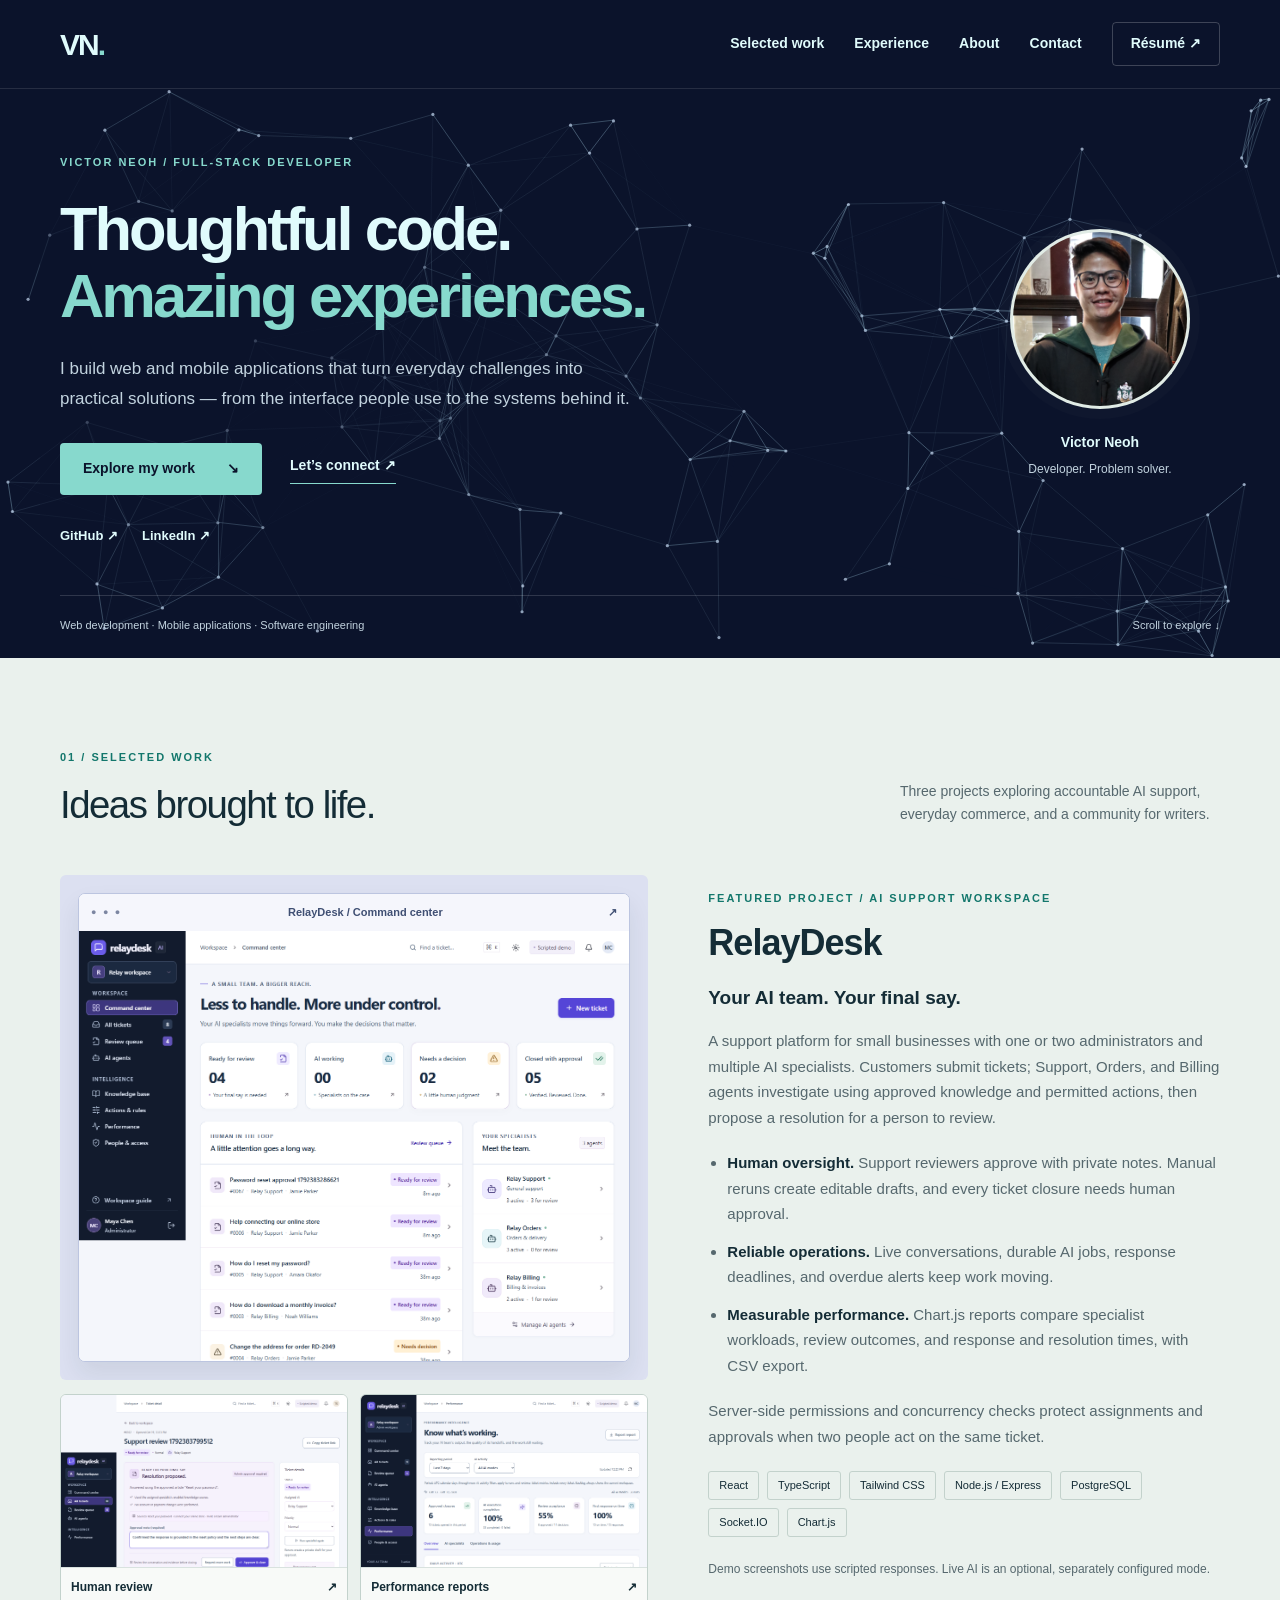
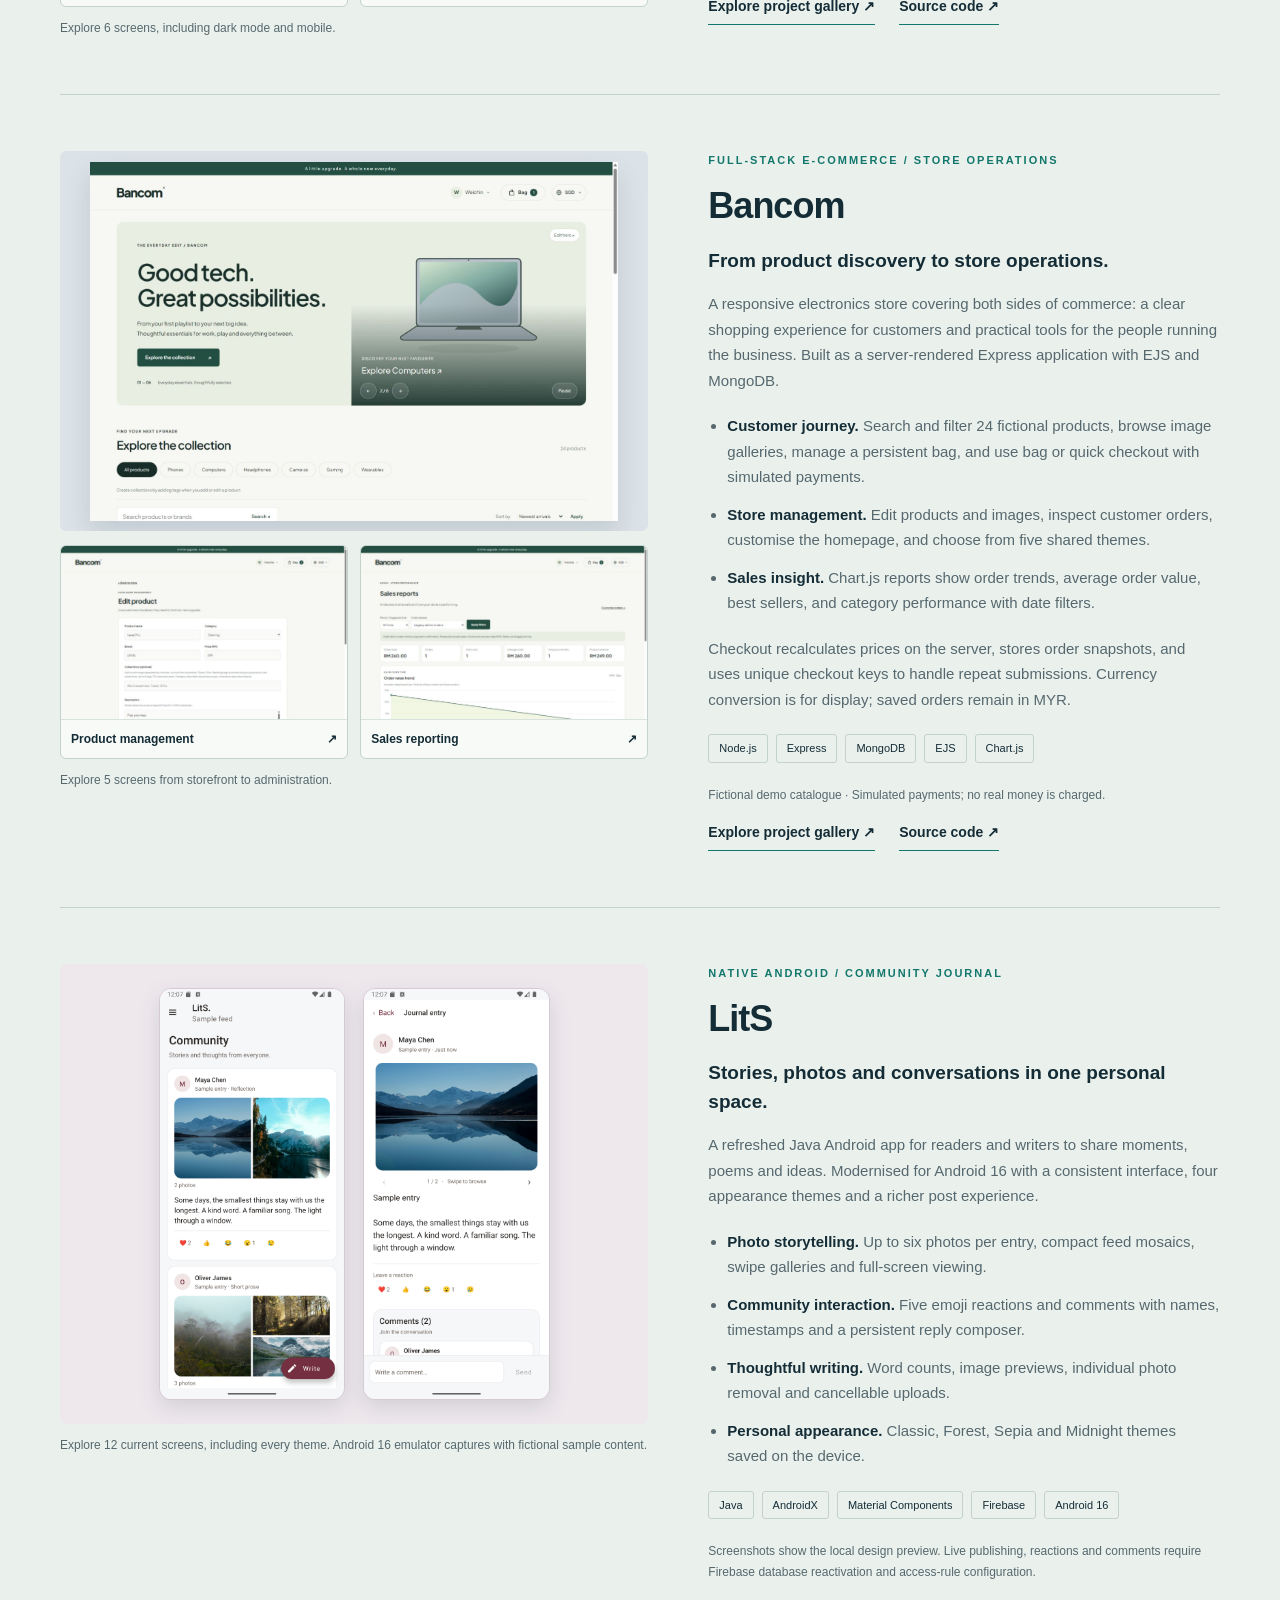
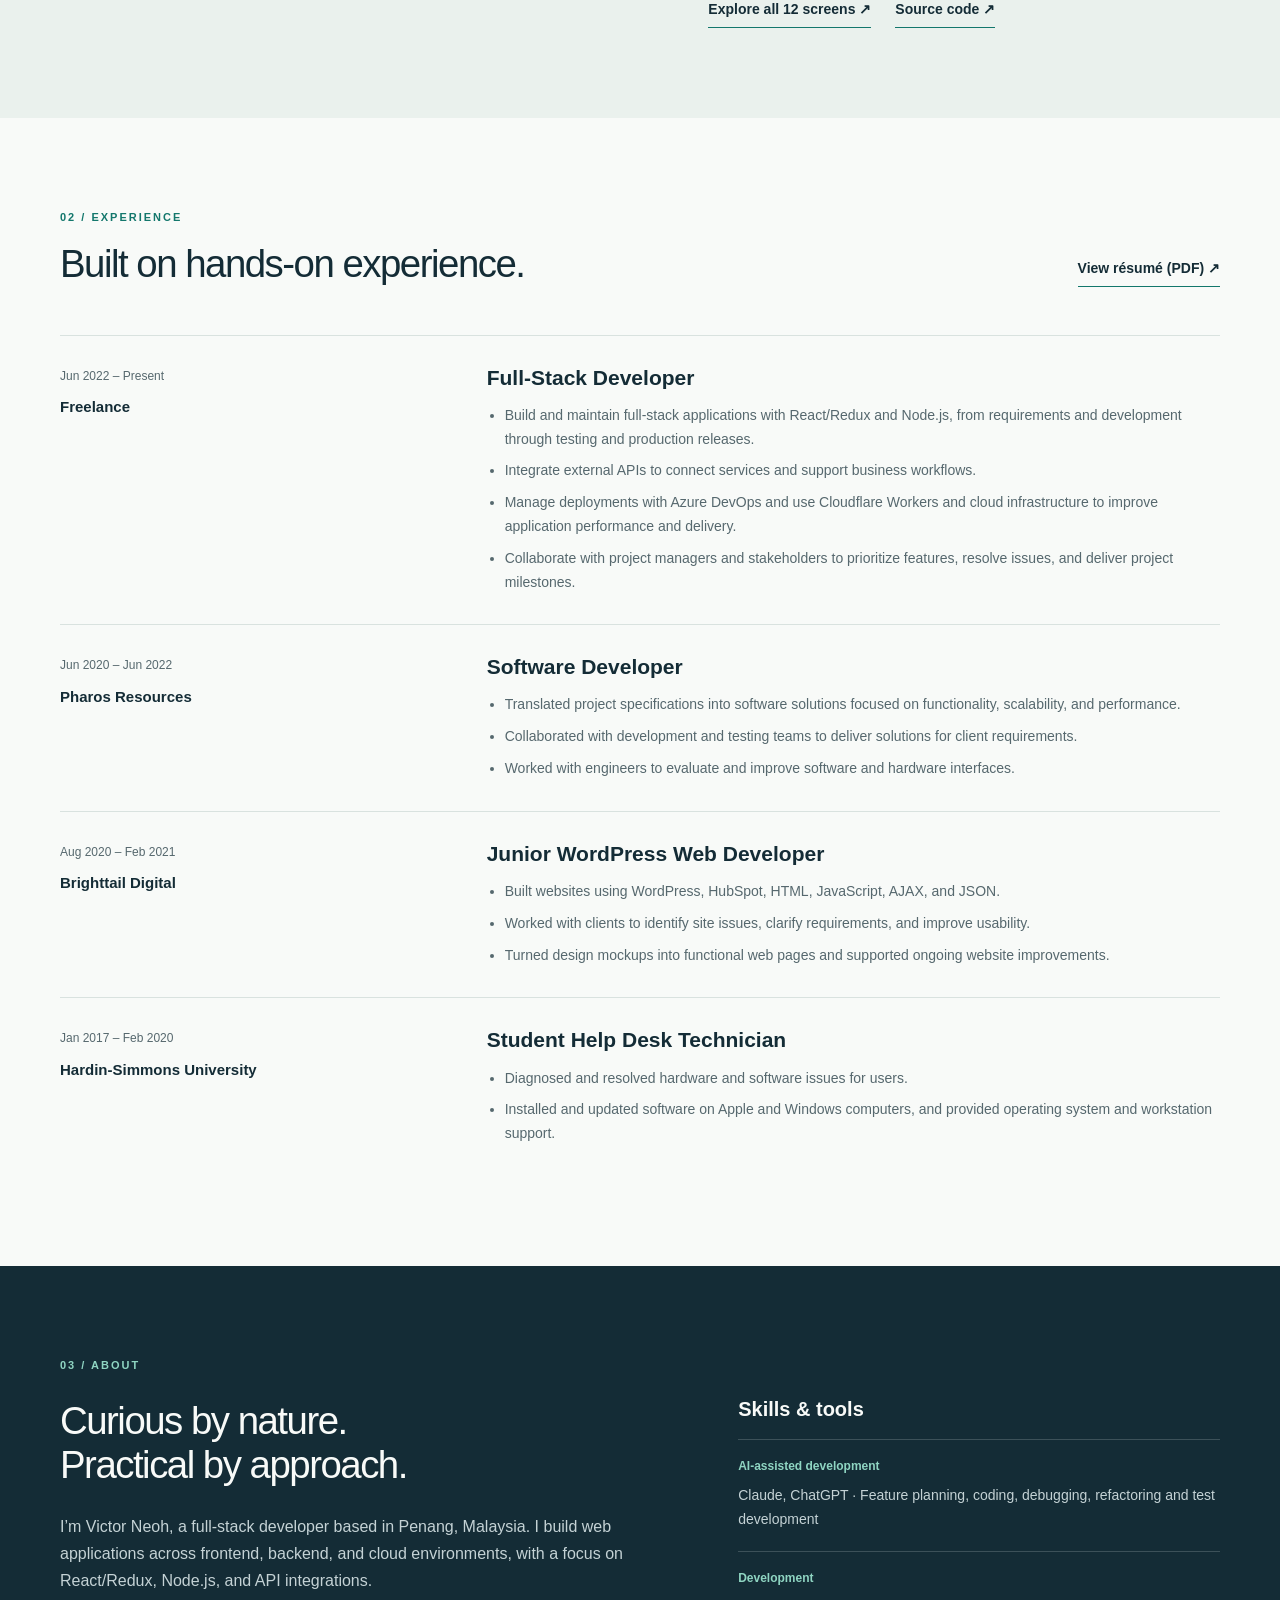
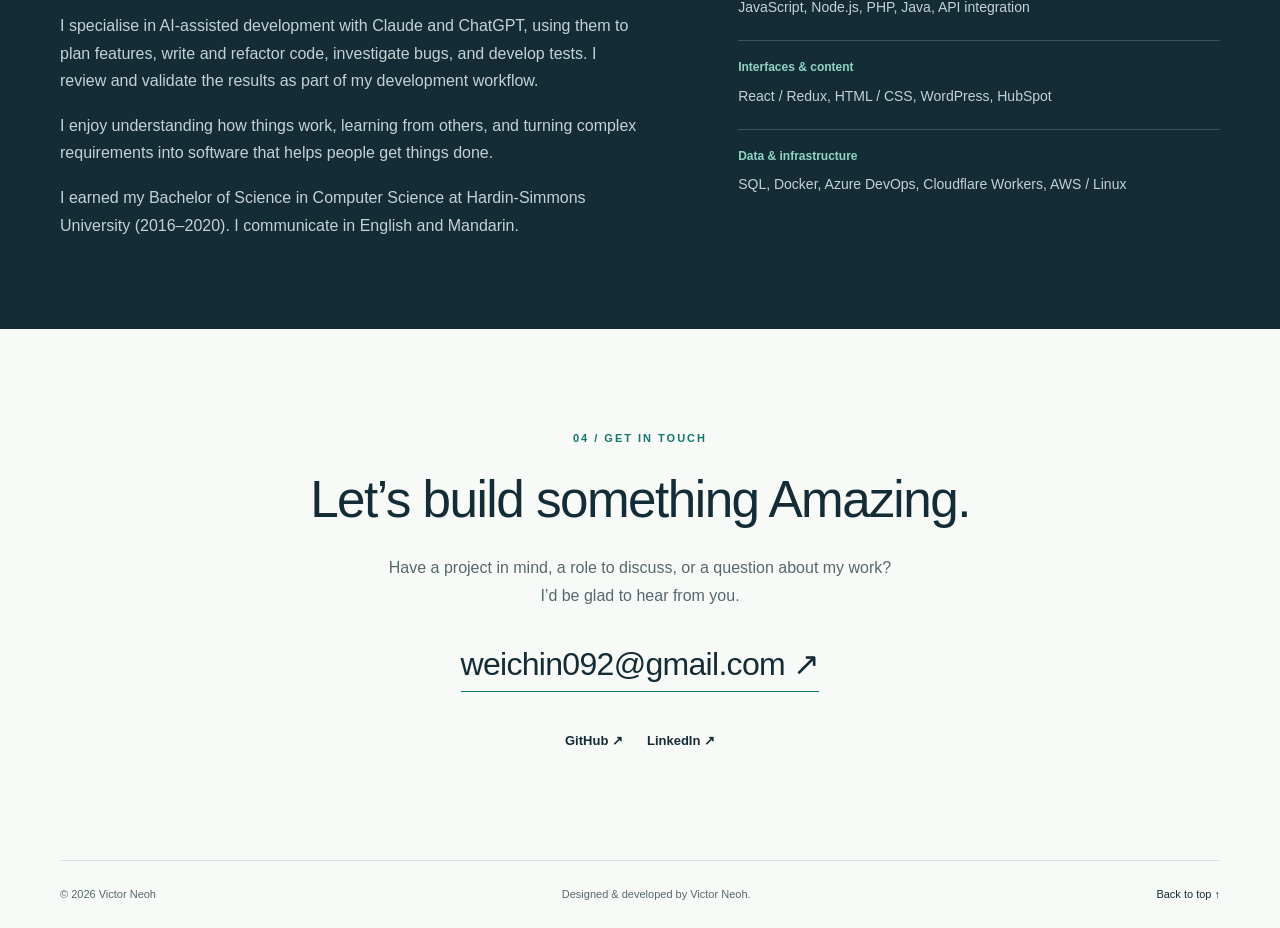
<file: index.html>
<!DOCTYPE html>
<html lang="en">
<head>
  <meta charset="utf-8">
  <meta name="viewport" content="width=device-width, initial-scale=1">
  <meta name="description" content="Victor Neoh — full-stack developer. Explore web and Android projects, software engineering experience, and contact details.">
  <meta name="theme-color" content="#142c36">
  <title>Victor Neoh | Full-Stack Developer</title>
  <link rel="icon" href="./asset/img/favicon.png">
  <link rel="stylesheet" href="./asset/css/main.css">
  <link rel="stylesheet" href="./asset/css/media_query.css">
  <script src="./asset/js/content.js" defer></script><script src="./asset/js/myparticle.js" defer></script>
</head>
<body>
<a class="skip-link" href="#main">Skip to content</a>
<header class="site-header">
  <div class="container header-inner">
    <a class="brand" href="#intro_section" aria-label="Victor Neoh, home">VN<span>.</span></a>
    <button class="menu-toggle" aria-controls="navigation" aria-expanded="false" hidden>Menu <span aria-hidden="true">☰</span></button>
    <nav id="navigation" aria-label="Main navigation">
      <a href="#work">Selected work</a><a href="#timeline">Experience</a><a href="#about">About</a><a href="#contact">Contact</a>
      <a class="nav-resume" href="./asset/Victor-Neoh-Resume.pdf" target="_blank" rel="noopener">Résumé <span aria-hidden="true">↗</span><span class="sr-only"> (PDF, opens in a new tab)</span></a>
    </nav>
  </div>
</header>
<main id="main">
<div class="hero-background"><canvas id="canvas" aria-hidden="true"></canvas><section class="hero container" id="intro_section" aria-labelledby="hero-title">
  <div class="hero-copy">
    <p class="eyebrow">Victor Neoh / Full-stack developer</p>
    <h1 id="hero-title">Thoughtful code.<br><span>Amazing experiences.</span></h1>
    <p class="hero-description">I build web and mobile applications that turn everyday challenges into practical solutions — from the interface people use to the systems behind it.</p>
    <div class="actions"><a class="button primary" href="#work">Explore my work <span aria-hidden="true">↘</span></a><a class="text-link" href="#contact">Let’s connect <span aria-hidden="true">↗</span></a></div>
    <div class="hero-links"><a href="https://github.com/Wneoh" target="_blank" rel="noopener">GitHub ↗</a><a href="https://www.linkedin.com/in/wei-chin-neoh-10131996/" target="_blank" rel="noopener">LinkedIn ↗</a></div>
  </div>
  <figure class="portrait"><div class="portrait-frame"><img src="./asset/img/profile1.png" alt="Victor Neoh" fetchpriority="high"></div><figcaption><span>Victor Neoh</span><span>Developer. Problem solver.</span></figcaption></figure>
  <div class="hero-bottom"><span>Web development · Mobile applications · Software engineering</span><a href="#work">Scroll to explore ↓</a></div>
</section>
</div><section class="section work-section" id="work" aria-labelledby="work-title"><div class="container">
  <div class="section-heading"><div><p class="eyebrow">01 / Selected work</p><h2 id="work-title">Ideas brought to life.</h2></div><p>Three projects exploring accountable AI support, everyday commerce, and a community for writers.</p></div>
  <article class="project relaydesk-project" aria-labelledby="relaydesk-title">
    <div class="project-showcase">
      <div class="project-visual relaydesk-visual"><a href="./asset/img/work/RelayDesk/command-center.png" data-relaydesk-gallery aria-label="Open RelayDesk project gallery"><span class="preview-bar" aria-hidden="true"><span>● ● ●</span> RelayDesk / Command center <span>↗</span></span><img src="./asset/img/work/RelayDesk/command-center.png" alt="The RelayDesk dashboard showing tickets ready for review, blockers, and specialist workloads" loading="lazy" width="1280" height="1366"></a></div>
      <div class="project-preview-grid">
        <a href="./asset/img/work/RelayDesk/support-approval.png" data-relaydesk-gallery data-gallery-start="1"><img src="./asset/img/work/RelayDesk/support-approval.png" alt="" loading="lazy" width="1280" height="1366"><span>Human review <span aria-hidden="true">↗</span></span></a>
        <a href="./asset/img/work/RelayDesk/performance.png" data-relaydesk-gallery data-gallery-start="3"><img src="./asset/img/work/RelayDesk/performance.png" alt="" loading="lazy" width="1280" height="1366"><span>Performance reports <span aria-hidden="true">↗</span></span></a>
      </div>
      <p class="project-image-note">Explore 6 screens, including dark mode and mobile.</p>
    </div>
    <div class="project-copy">
      <p class="eyebrow">Featured project / AI support workspace</p><h3 id="relaydesk-title">RelayDesk</h3>
      <p class="project-lead">Your AI team. Your final say.</p>
      <p>A support platform for small businesses with one or two administrators and multiple AI specialists. Customers submit tickets; Support, Orders, and Billing agents investigate using approved knowledge and permitted actions, then propose a resolution for a person to review.</p>
      <ul class="project-highlights">
        <li><strong>Human oversight.</strong> Support reviewers approve with private notes. Manual reruns create editable drafts, and every ticket closure needs human approval.</li>
        <li><strong>Reliable operations.</strong> Live conversations, durable AI jobs, response deadlines, and overdue alerts keep work moving.</li>
        <li><strong>Measurable performance.</strong> Chart.js reports compare specialist workloads, review outcomes, and response and resolution times, with CSV export.</li>
      </ul>
      <p>Server-side permissions and concurrency checks protect assignments and approvals when two people act on the same ticket.</p>
      <ul class="tags" aria-label="RelayDesk technologies"><li>React</li><li>TypeScript</li><li>Tailwind CSS</li><li>Node.js / Express</li><li>PostgreSQL</li><li>Socket.IO</li><li>Chart.js</li></ul>
      <p class="project-note">Demo screenshots use scripted responses. Live AI is an optional, separately configured mode.</p>
      <div class="project-links"><a class="text-link" href="./asset/img/work/RelayDesk/command-center.png" data-relaydesk-gallery>Explore project gallery ↗</a><a class="text-link" href="https://github.com/Wneoh/RelayDesk" target="_blank" rel="noopener">Source code ↗</a></div>
    </div>
  </article>

  <article class="project bancom-project" aria-labelledby="bancom-title"><div class="project-showcase"><div class="project-visual bancom-visual"><a href="./asset/img/work/Bancom/storefront.png" data-bancom-gallery aria-label="Open Bancom project gallery"><img src="./asset/img/work/Bancom/storefront.png" alt="Bancom storefront with a collection carousel and product category filters" loading="lazy" width="1425" height="1000"></a></div><div class="project-preview-grid"><a href="./asset/img/work/Bancom/product-editor.png" data-bancom-gallery data-gallery-start="2"><img src="./asset/img/work/Bancom/product-editor.png" alt="" loading="lazy" width="1425" height="1000"><span>Product management <span aria-hidden="true">↗</span></span></a><a href="./asset/img/work/Bancom/sales-reports.png" data-bancom-gallery data-gallery-start="3"><img src="./asset/img/work/Bancom/sales-reports.png" alt="" loading="lazy" width="1425" height="1000"><span>Sales reporting <span aria-hidden="true">↗</span></span></a></div><p class="project-image-note">Explore 5 screens from storefront to administration.</p></div><div class="project-copy"><p class="eyebrow">Full-stack e-commerce / Store operations</p><h3 id="bancom-title">Bancom</h3><p class="project-lead">From product discovery to store operations.</p><p>A responsive electronics store covering both sides of commerce: a clear shopping experience for customers and practical tools for the people running the business. Built as a server-rendered Express application with EJS and MongoDB.</p><ul class="project-highlights"><li><strong>Customer journey.</strong> Search and filter 24 fictional products, browse image galleries, manage a persistent bag, and use bag or quick checkout with simulated payments.</li><li><strong>Store management.</strong> Edit products and images, inspect customer orders, customise the homepage, and choose from five shared themes.</li><li><strong>Sales insight.</strong> Chart.js reports show order trends, average order value, best sellers, and category performance with date filters.</li></ul><p>Checkout recalculates prices on the server, stores order snapshots, and uses unique checkout keys to handle repeat submissions. Currency conversion is for display; saved orders remain in MYR.</p><ul class="tags" aria-label="Bancom technologies"><li>Node.js</li><li>Express</li><li>MongoDB</li><li>EJS</li><li>Chart.js</li></ul><p class="project-note">Fictional demo catalogue · Simulated payments; no real money is charged.</p><div class="project-links"><a class="text-link" href="./asset/img/work/Bancom/storefront.png" data-bancom-gallery>Explore project gallery ↗</a><a class="text-link" href="https://github.com/Wneoh/Bancom" target="_blank" rel="noopener">Source code ↗</a></div></div></article>

  <article class="project lits-project" aria-labelledby="lits-title"><div class="project-showcase"><div class="project-visual lits-visual"><a href="./asset/img/work/LitS/current/feed.png" data-lits-gallery aria-label="Open LitS community feed gallery"><img src="./asset/img/work/LitS/current/feed.png" alt="LitS community feed with a compact photo mosaic and emoji reactions" loading="lazy" width="1080" height="2400"></a><a href="./asset/img/work/LitS/current/comments.png" data-lits-gallery data-gallery-start="2" aria-label="Open LitS comments gallery"><img src="./asset/img/work/LitS/current/comments.png" alt="LitS post details with distinct comment cards and a reply composer" loading="lazy" width="1080" height="2400"></a></div><p class="project-image-note">Explore 12 current screens, including every theme. Android 16 emulator captures with fictional sample content.</p></div><div class="project-copy"><p class="eyebrow">Native Android / Community journal</p><h3 id="lits-title">LitS</h3><p class="project-lead">Stories, photos and conversations in one personal space.</p><p>A refreshed Java Android app for readers and writers to share moments, poems and ideas. Modernised for Android 16 with a consistent interface, four appearance themes and a richer post experience.</p><ul class="project-highlights"><li><strong>Photo storytelling.</strong> Up to six photos per entry, compact feed mosaics, swipe galleries and full-screen viewing.</li><li><strong>Community interaction.</strong> Five emoji reactions and comments with names, timestamps and a persistent reply composer.</li><li><strong>Thoughtful writing.</strong> Word counts, image previews, individual photo removal and cancellable uploads.</li><li><strong>Personal appearance.</strong> Classic, Forest, Sepia and Midnight themes saved on the device.</li></ul><ul class="tags" aria-label="LitS technologies"><li>Java</li><li>AndroidX</li><li>Material Components</li><li>Firebase</li><li>Android 16</li></ul><p class="project-note">Screenshots show the local design preview. Live publishing, reactions and comments require Firebase database reactivation and access-rule configuration.</p><div class="project-links"><a class="text-link" href="./asset/img/work/LitS/current/feed.png" data-lits-gallery>Explore all 12 screens ↗</a><a class="text-link" href="https://github.com/Wneoh/LitS" target="_blank" rel="noopener">Source code ↗</a></div></div></article>


</div></section>
<section class="section container" id="timeline" aria-labelledby="experience-title">
  <div class="section-heading"><div><p class="eyebrow">02 / Experience</p><h2 id="experience-title">Built on hands-on experience.</h2></div><a class="text-link" href="./asset/Victor-Neoh-Resume.pdf" target="_blank" rel="noopener">View résumé (PDF) ↗</a></div>
  <div class="experience-list">
    <article class="experience"><div><p class="date">Jun 2022 – Present</p><p class="company">Freelance</p></div><div><h3>Full-Stack Developer</h3><ul><li>Build and maintain full-stack applications with React/Redux and Node.js, from requirements and development through testing and production releases.</li><li>Integrate external APIs to connect services and support business workflows.</li><li>Manage deployments with Azure DevOps and use Cloudflare Workers and cloud infrastructure to improve application performance and delivery.</li><li>Collaborate with project managers and stakeholders to prioritize features, resolve issues, and deliver project milestones.</li></ul></div></article>
    <article class="experience"><div><p class="date">Jun 2020 – Jun 2022</p><p class="company">Pharos Resources</p></div><div><h3>Software Developer</h3><ul><li>Translated project specifications into software solutions focused on functionality, scalability, and performance.</li><li>Collaborated with development and testing teams to deliver solutions for client requirements.</li><li>Worked with engineers to evaluate and improve software and hardware interfaces.</li></ul></div></article>
    <article class="experience"><div><p class="date">Aug 2020 – Feb 2021</p><p class="company">Brighttail Digital</p></div><div><h3>Junior WordPress Web Developer</h3><ul><li>Built websites using WordPress, HubSpot, HTML, JavaScript, AJAX, and JSON.</li><li>Worked with clients to identify site issues, clarify requirements, and improve usability.</li><li>Turned design mockups into functional web pages and supported ongoing website improvements.</li></ul></div></article>
    <article class="experience"><div><p class="date">Jan 2017 – Feb 2020</p><p class="company">Hardin-Simmons University</p></div><div><h3>Student Help Desk Technician</h3><ul><li>Diagnosed and resolved hardware and software issues for users.</li><li>Installed and updated software on Apple and Windows computers, and provided operating system and workstation support.</li></ul></div></article>
  </div>
</section>
<section class="section about-section" id="about" aria-labelledby="about-title"><div class="container about-grid"><div><p class="eyebrow">03 / About</p><h2 id="about-title">Curious by nature.<br>Practical by approach.</h2><p>I’m Victor Neoh, a full-stack developer based in Penang, Malaysia. I build web applications across frontend, backend, and cloud environments, with a focus on React/Redux, Node.js, and API integrations.</p><p>I specialise in AI-assisted development with Claude and ChatGPT, using them to plan features, write and refactor code, investigate bugs, and develop tests. I review and validate the results as part of my development workflow.</p><p>I enjoy understanding how things work, learning from others, and turning complex requirements into software that helps people get things done.</p><p>I earned my Bachelor of Science in Computer Science at Hardin-Simmons University (2016–2020). I communicate in English and Mandarin.</p></div><div class="skills"><h3>Skills &amp; tools</h3><div class="skill-row"><h4>AI-assisted development</h4><p>Claude, ChatGPT · Feature planning, coding, debugging, refactoring and test development</p></div><div class="skill-row"><h4>Development</h4><p>JavaScript, Node.js, PHP, Java, API integration</p></div><div class="skill-row"><h4>Interfaces & content</h4><p>React / Redux, HTML / CSS, WordPress, HubSpot</p></div><div class="skill-row"><h4>Data & infrastructure</h4><p>SQL, Docker, Azure DevOps, Cloudflare Workers, AWS / Linux</p></div></div></div></section>
<section class="section contact-section container" id="contact" aria-labelledby="contact-title"><p class="eyebrow">04 / Get in touch</p><h2 id="contact-title">Let’s build something Amazing.</h2><p>Have a project in mind, a role to discuss, or a question about my work?<br>I’d be glad to hear from you.</p><a class="contact-email" href="mailto:weichin092@gmail.com">weichin092@gmail.com <span aria-hidden="true">↗</span></a><div class="hero-links"><a href="https://github.com/Wneoh" target="_blank" rel="noopener">GitHub ↗</a><a href="https://www.linkedin.com/in/wei-chin-neoh-10131996/" target="_blank" rel="noopener">LinkedIn ↗</a></div></section>
<dialog class="project-gallery" id="relaydesk-gallery" aria-labelledby="relaydesk-gallery-title"><div class="gallery-heading"><div><p class="eyebrow">AI SUPPORT WORKSPACE / RELAYDESK</p><h2 id="relaydesk-gallery-title">Inside RelayDesk</h2></div><button type="button" data-gallery-close aria-label="Close project gallery">✕</button></div><div class="gallery-stage"><figure data-gallery-slide><a href="./asset/img/work/RelayDesk/command-center.png" target="_blank" rel="noopener" aria-label="Open command center screenshot at full size"><img src="./asset/img/work/RelayDesk/command-center.png" alt="The RelayDesk dashboard showing tickets ready for review, blockers, and specialist workloads" loading="lazy"></a><figcaption><h3>Command center</h3><p>One place to see tickets awaiting review, cases that need a decision, and each specialist’s current workload.</p></figcaption></figure><figure data-gallery-slide hidden><a href="./asset/img/work/RelayDesk/support-approval.png" target="_blank" rel="noopener" aria-label="Open human review and approval screenshot at full size"><img src="./asset/img/work/RelayDesk/support-approval.png" alt="RelayDesk Support review screen with an approval note and ticket conversation" loading="lazy"></a><figcaption><h3>Human review & approval</h3><p>Support reviewers inspect the conversation and evidence, then leave a private note when approving a response or closure. Manual specialist reruns produce a draft that must be confirmed before sending.</p></figcaption></figure><figure data-gallery-slide hidden><a href="./asset/img/work/RelayDesk/agents.png" target="_blank" rel="noopener" aria-label="Open specialist ai agents screenshot at full size"><img src="./asset/img/work/RelayDesk/agents.png" alt="RelayDesk agent management screen with Support, Orders, and Billing specialists" loading="lazy"></a><figcaption><h3>Specialist AI agents</h3><p>Configure Support, Orders, and Billing specialists with separate instructions and knowledge. Administrators can pause an agent and control which actions it may perform.</p></figcaption></figure><figure data-gallery-slide hidden><a href="./asset/img/work/RelayDesk/performance.png" target="_blank" rel="noopener" aria-label="Open performance and reporting screenshot at full size"><img src="./asset/img/work/RelayDesk/performance.png" alt="RelayDesk performance dashboard with Chart.js trends and specialist comparisons" loading="lazy"></a><figcaption><h3>Performance & reporting</h3><p>Filter by date and execution mode, compare specialist outcomes, inspect response and closure times, and export the report as CSV. Demo runs are distinguished from live model activity.</p></figcaption></figure><figure data-gallery-slide hidden><a href="./asset/img/work/RelayDesk/ticket-dark.png" target="_blank" rel="noopener" aria-label="Open live conversations, dark mode screenshot at full size"><img src="./asset/img/work/RelayDesk/ticket-dark.png" alt="RelayDesk ticket conversation in dark mode" loading="lazy"></a><figcaption><h3>Live conversations, dark mode</h3><p>Ticket URLs can be shared directly. Authenticated Socket.IO updates keep conversations current, while light, dark, and system themes support different viewing preferences.</p></figcaption></figure><figure data-gallery-slide hidden><a href="./asset/img/work/RelayDesk/mobile.png" target="_blank" rel="noopener" aria-label="Open responsive workspace screenshot at full size"><img src="./asset/img/work/RelayDesk/mobile.png" alt="RelayDesk workspace on a narrow mobile screen" loading="lazy"></a><figcaption><h3>Responsive workspace</h3><p>The workspace adapts to smaller screens so reviewers can check tickets and navigate the queue away from a desktop.</p></figcaption></figure></div><div class="gallery-controls"><button type="button" data-gallery-prev aria-label="Previous screenshot">←</button><span data-gallery-count aria-live="polite">1 / 6</span><button type="button" data-gallery-next aria-label="Next screenshot">→</button></div><nav class="gallery-tabs" aria-label="Choose RelayDesk screenshot"><button type="button" data-gallery-index="0" aria-pressed="true">Command center</button><button type="button" data-gallery-index="1" aria-pressed="false">Human review & approval</button><button type="button" data-gallery-index="2" aria-pressed="false">Specialist AI agents</button><button type="button" data-gallery-index="3" aria-pressed="false">Performance & reporting</button><button type="button" data-gallery-index="4" aria-pressed="false">Live conversations, dark mode</button><button type="button" data-gallery-index="5" aria-pressed="false">Responsive workspace</button></nav></dialog>
<dialog class="project-gallery" id="bancom-gallery" aria-labelledby="gallery-title"><div class="gallery-heading"><div><p class="eyebrow">FEATURED PROJECT / BANCOM</p><h2 id="gallery-title">Inside Bancom</h2></div><button type="button" data-gallery-close aria-label="Close project gallery">✕</button></div><div class="gallery-stage"><figure data-gallery-slide ><a href="./asset/img/work/Bancom/storefront.png" target="_blank" rel="noopener" aria-label="Open discover the collection screenshot at full size"><img src="./asset/img/work/Bancom/storefront.png" alt="Bancom discover the collection" width="1425" height="1000"></a><figcaption><h3>Discover the collection</h3><p>Browse the 24-product fictional catalogue through collections, category filters, search, sorting, and pagination. Reference currency conversion changes display prices while checkout stays in MYR.</p></figcaption></figure><figure data-gallery-slide hidden><a href="./asset/img/work/Bancom/product-detail.png" target="_blank" rel="noopener" aria-label="Open product details & quick checkout screenshot at full size"><img src="./asset/img/work/Bancom/product-detail.png" alt="Bancom product details & quick checkout" width="1425" height="1000"></a><figcaption><h3>Product details & quick checkout</h3><p>Product image galleries, quantity controls, and Buy now lead into a separate quick checkout. Simulated approvals create an order snapshot; declines leave the customer free to retry.</p></figcaption></figure><figure data-gallery-slide hidden><a href="./asset/img/work/Bancom/product-editor.png" target="_blank" rel="noopener" aria-label="Open product management screenshot at full size"><img src="./asset/img/work/Bancom/product-editor.png" alt="Bancom product management" width="1425" height="1000"></a><figcaption><h3>Product management</h3><p>Administrators edit descriptions, prices, specifications, categories, and collection tags. The gallery editor supports 1–6 images, cover selection, removal with undo, and preview before saving.</p></figcaption></figure><figure data-gallery-slide hidden><a href="./asset/img/work/Bancom/sales-reports.png" target="_blank" rel="noopener" aria-label="Open sales reports & analysis screenshot at full size"><img src="./asset/img/work/Bancom/sales-reports.png" alt="Bancom sales reports & analysis" width="1425" height="1000"></a><figcaption><h3>Sales reports & analysis</h3><p>Chart.js visualises order trends, top products and category performance. Filters include custom dates. This screenshot uses legacy demo orders, not real sales.</p></figcaption></figure><figure data-gallery-slide hidden><a href="./asset/img/work/Bancom/theme-editor.png" target="_blank" rel="noopener" aria-label="Open storefront customisation screenshot at full size"><img src="./asset/img/work/Bancom/theme-editor.png" alt="Bancom storefront customisation" width="1425" height="1000"></a><figcaption><h3>Storefront customisation</h3><p>Administrators preview and save one of five store-wide themes, then configure homepage text, local calls to action, slide images, and carousel timing. Settings persist in MongoDB for every visitor.</p></figcaption></figure></div><div class="gallery-controls"><button type="button" data-gallery-prev aria-label="Previous screenshot">←</button><span data-gallery-count aria-live="polite">1 / 5</span><button type="button" data-gallery-next aria-label="Next screenshot">→</button></div><nav class="gallery-tabs" aria-label="Choose project screenshot"><button type="button" data-gallery-index="0" aria-pressed="true">Discover the collection</button><button type="button" data-gallery-index="1" aria-pressed="false">Product details & quick checkout</button><button type="button" data-gallery-index="2" aria-pressed="false">Product management</button><button type="button" data-gallery-index="3" aria-pressed="false">Sales reports & analysis</button><button type="button" data-gallery-index="4" aria-pressed="false">Storefront customisation</button></nav></dialog><dialog class="project-gallery lits-gallery" id="lits-gallery" aria-labelledby="lits-gallery-title"><div class="gallery-heading"><div><p class="eyebrow">ANDROID APPLICATION / LITS</p><h2 id="lits-gallery-title">Inside LitS</h2></div><button type="button" data-gallery-close aria-label="Close project gallery">✕</button></div><div class="gallery-stage"><figure data-gallery-slide ><a href="./asset/img/work/LitS/current/feed.png" target="_blank" rel="noopener" aria-label="Open community feed screenshot at full size"><img src="./asset/img/work/LitS/current/feed.png" alt="LitS community feed" width="1080" height="2400" loading="lazy"></a><figcaption><p class="eyebrow">01 / APP EXPERIENCE</p><h3>Community feed</h3><p>Compact photo mosaics, author details and one-tap emoji reactions keep the shared journal easy to browse.</p><p class="gallery-preview-note">Local preview · Sample content</p></figcaption></figure><figure data-gallery-slide hidden><a href="./asset/img/work/LitS/current/details.png" target="_blank" rel="noopener" aria-label="Open photo galleries screenshot at full size"><img src="./asset/img/work/LitS/current/details.png" alt="LitS photo galleries" width="1080" height="2400" loading="lazy"></a><figcaption><p class="eyebrow">02 / APP EXPERIENCE</p><h3>Photo galleries</h3><p>Rounded photos sit in a swipe gallery with a counter and previous/next controls. Feed photos open the entry first.</p><p class="gallery-preview-note">Local preview · Sample content</p></figcaption></figure><figure data-gallery-slide hidden><a href="./asset/img/work/LitS/current/comments.png" target="_blank" rel="noopener" aria-label="Open a clearer conversation screenshot at full size"><img src="./asset/img/work/LitS/current/comments.png" alt="LitS a clearer conversation" width="1080" height="2400" loading="lazy"></a><figcaption><p class="eyebrow">03 / APP EXPERIENCE</p><h3>A clearer conversation</h3><p>A separate comments section uses avatar initials, individual cards and timestamps. The reply box stays within reach.</p><p class="gallery-preview-note">Local preview · Sample content</p></figcaption></figure><figure data-gallery-slide hidden><a href="./asset/img/work/LitS/current/editor.png" target="_blank" rel="noopener" aria-label="Open create a photo entry screenshot at full size"><img src="./asset/img/work/LitS/current/editor.png" alt="LitS create a photo entry" width="1080" height="2400" loading="lazy"></a><figcaption><p class="eyebrow">04 / APP EXPERIENCE</p><h3>Create a photo entry</h3><p>Write a story and select up to six photos. Preview and remove individual images before publishing; cancel uploads to return to the draft.</p><p class="gallery-preview-note">Local preview · Sample content</p></figcaption></figure><figure data-gallery-slide hidden><a href="./asset/img/work/LitS/current/photo-viewer.png" target="_blank" rel="noopener" aria-label="Open full-screen photos screenshot at full size"><img src="./asset/img/work/LitS/current/photo-viewer.png" alt="LitS full-screen photos" width="1080" height="2400" loading="lazy"></a><figcaption><p class="eyebrow">05 / APP EXPERIENCE</p><h3>Full-screen photos</h3><p>Open a photo from entry details and browse the album without leaving the viewer.</p><p class="gallery-preview-note">Local preview · Sample content</p></figcaption></figure><figure data-gallery-slide hidden><a href="./asset/img/work/LitS/current/themes.png" target="_blank" rel="noopener" aria-label="Open choose your appearance screenshot at full size"><img src="./asset/img/work/LitS/current/themes.png" alt="LitS choose your appearance" width="1080" height="2400" loading="lazy"></a><figcaption><p class="eyebrow">06 / APP EXPERIENCE</p><h3>Choose your appearance</h3><p>Four saved themes apply across the app: Classic, Forest, Sepia and Midnight.</p><p class="gallery-preview-note">Local preview · Sample content</p></figcaption></figure><figure data-gallery-slide hidden><a href="./asset/img/work/LitS/current/forest.png" target="_blank" rel="noopener" aria-label="Open forest theme screenshot at full size"><img src="./asset/img/work/LitS/current/forest.png" alt="LitS forest theme" width="1080" height="2400" loading="lazy"></a><figcaption><p class="eyebrow">07 / APP EXPERIENCE</p><h3>Forest theme</h3><p>Soft greens give the community feed a quieter look while preserving contrast.</p><p class="gallery-preview-note">Local preview · Sample content</p></figcaption></figure><figure data-gallery-slide hidden><a href="./asset/img/work/LitS/current/sepia.png" target="_blank" rel="noopener" aria-label="Open sepia theme screenshot at full size"><img src="./asset/img/work/LitS/current/sepia.png" alt="LitS sepia theme" width="1080" height="2400" loading="lazy"></a><figcaption><p class="eyebrow">08 / APP EXPERIENCE</p><h3>Sepia theme</h3><p>Warm paper tones suit long-form reading and personal writing.</p><p class="gallery-preview-note">Local preview · Sample content</p></figcaption></figure><figure data-gallery-slide hidden><a href="./asset/img/work/LitS/current/midnight.png" target="_blank" rel="noopener" aria-label="Open midnight theme screenshot at full size"><img src="./asset/img/work/LitS/current/midnight.png" alt="LitS midnight theme" width="1080" height="2400" loading="lazy"></a><figcaption><p class="eyebrow">09 / APP EXPERIENCE</p><h3>Midnight theme</h3><p>Dark surfaces and lavender accents carry through photos, reactions and navigation.</p><p class="gallery-preview-note">Local preview · Sample content</p></figcaption></figure><figure data-gallery-slide hidden><a href="./asset/img/work/LitS/current/login.png" target="_blank" rel="noopener" aria-label="Open sign in screenshot at full size"><img src="./asset/img/work/LitS/current/login.png" alt="LitS sign in" width="1080" height="2400" loading="lazy"></a><figcaption><p class="eyebrow">10 / APP EXPERIENCE</p><h3>Sign in</h3><p>A refreshed sign-in form with password visibility controls and a theme shortcut.</p><p class="gallery-preview-note">Local preview · Sample content</p></figcaption></figure><figure data-gallery-slide hidden><a href="./asset/img/work/LitS/current/register.png" target="_blank" rel="noopener" aria-label="Open create an account screenshot at full size"><img src="./asset/img/work/LitS/current/register.png" alt="LitS create an account" width="1080" height="2400" loading="lazy"></a><figcaption><p class="eyebrow">11 / APP EXPERIENCE</p><h3>Create an account</h3><p>A focused registration screen with password confirmation and keyboard-aware spacing.</p><p class="gallery-preview-note">Local preview · Sample content</p></figcaption></figure><figure data-gallery-slide hidden><a href="./asset/img/work/LitS/current/profile.png" target="_blank" rel="noopener" aria-label="Open make it personal screenshot at full size"><img src="./asset/img/work/LitS/current/profile.png" alt="LitS make it personal" width="1080" height="2400" loading="lazy"></a><figcaption><p class="eyebrow">12 / APP EXPERIENCE</p><h3>Make it personal</h3><p>Choose a profile photo, username, name, country and gender. This screenshot uses fictional profile details.</p><p class="gallery-preview-note">Local preview · Sample content</p></figcaption></figure></div><div class="gallery-controls"><button type="button" data-gallery-prev aria-label="Previous screenshot">←</button><span data-gallery-count aria-live="polite">1 / 12</span><button type="button" data-gallery-next aria-label="Next screenshot">→</button></div><nav class="gallery-tabs" aria-label="Choose LitS screenshot"><button type="button" data-gallery-index="0" aria-pressed="true">Community feed</button><button type="button" data-gallery-index="1" aria-pressed="false">Photo galleries</button><button type="button" data-gallery-index="2" aria-pressed="false">A clearer conversation</button><button type="button" data-gallery-index="3" aria-pressed="false">Create a photo entry</button><button type="button" data-gallery-index="4" aria-pressed="false">Full-screen photos</button><button type="button" data-gallery-index="5" aria-pressed="false">Choose your appearance</button><button type="button" data-gallery-index="6" aria-pressed="false">Forest theme</button><button type="button" data-gallery-index="7" aria-pressed="false">Sepia theme</button><button type="button" data-gallery-index="8" aria-pressed="false">Midnight theme</button><button type="button" data-gallery-index="9" aria-pressed="false">Sign in</button><button type="button" data-gallery-index="10" aria-pressed="false">Create an account</button><button type="button" data-gallery-index="11" aria-pressed="false">Make it personal</button></nav><p class="project-image-note">Sample photography from Pexels. <a href="./asset/img/work/LitS/current/PHOTO_CREDITS.md">View photo credits</a>.</p></dialog></main>
<footer class="container"><p>© <span id="year">2026</span> Victor Neoh</p><p>Designed & developed by Victor Neoh.</p><a href="#intro_section">Back to top ↑</a></footer>
</body>
</html>
</file>
<file: asset/css/main.css>
:root{--ink:#142c36;--muted:#56686e;--accent:#13776c;--paper:#f8faf8;--line:#d9e2df;--soft:#eaf1ed}*{box-sizing:border-box}html{scroll-behavior:smooth;scroll-padding-top:100px}body{margin:0;background:var(--paper);color:var(--ink);font-family:Arial,Helvetica,sans-serif;font-size:16px;line-height:1.7}a{color:inherit;text-decoration:none}button{font:inherit}img{max-width:100%;display:block}h1,h2,h3,h4,p,figure{margin:0}h1,h2,h3,h4{line-height:1.15}p{color:var(--muted)}a,button,summary{-webkit-tap-highlight-color:transparent}a:focus-visible,button:focus-visible,summary:focus-visible{outline:3px solid var(--accent);outline-offset:6px}a:hover{color:var(--accent)}.container{width:min(1160px,calc(100% - 96px));margin-inline:auto}.site-header{position:sticky;top:0;background:rgba(248,250,248,.97);border-bottom:1px solid var(--line);z-index:10}.header-inner{height:88px;display:flex;align-items:center;justify-content:space-between}.brand{font-size:30px;font-weight:800;letter-spacing:-2px}.brand span{color:var(--accent)}nav{display:flex;align-items:center;gap:30px;font-size:14px;font-weight:600}.nav-resume{border:1px solid var(--line);padding:9px 18px;border-radius:4px}.hero{display:grid;grid-template-columns:1.5fr 1fr;gap:50px 70px;padding-top:84px}.eyebrow{text-transform:uppercase;letter-spacing:2px;font-size:11px;font-weight:700;color:var(--accent);margin-bottom:24px}h1{font-size:clamp(44px,4.8vw,66px);letter-spacing:-3px;line-height:1.09;font-weight:600}h1 span{color:var(--accent)}.hero-description{font-size:18px;max-width:530px;margin-top:28px;line-height:1.8}.actions{display:flex;gap:28px;align-items:center;margin-top:34px}.button{display:inline-flex;justify-content:center;gap:32px;padding:14px 23px;border-radius:4px;font-size:14px;font-weight:600}.primary{background:var(--ink);color:white}.primary:hover{background:var(--accent);color:white}.text-link{font-size:14px;font-weight:600;border-bottom:1px solid var(--accent);padding-bottom:5px;display:inline-block}.hero-links{display:flex;gap:24px;margin-top:30px;font-size:13px;font-weight:600}.portrait{padding-top:8px;align-self:center}.portrait-frame{background:#dce9e2;border-radius:150px 150px 8px 8px;overflow:hidden;height:365px}.portrait img{width:100%;height:100%;object-fit:cover;object-position:center 30%}.portrait figcaption{display:flex;justify-content:space-between;gap:12px;font-size:11px;margin-top:16px;color:var(--muted)}.portrait figcaption span:first-child{font-weight:700;color:var(--ink)}.hero-bottom{grid-column:1/-1;border-top:1px solid var(--line);padding:24px 0 30px;display:flex;justify-content:space-between;font-size:11px;color:var(--muted)}.section{padding-top:90px;padding-bottom:90px}.work-section{background:var(--soft)}.section-heading{display:flex;align-items:end;justify-content:space-between;gap:40px;margin-bottom:48px}.section-heading .eyebrow{margin-bottom:16px}h2{font-size:clamp(30px,3vw,42px);font-weight:500;letter-spacing:-1.5px}.section-heading>p{max-width:320px;font-size:14px}.project{display:grid;grid-template-columns:1.15fr 1fr;gap:60px;align-items:center}.project-visual{height:380px;overflow:hidden;border-radius:6px;display:flex;align-items:center;justify-content:center}.lits-visual{background:#d3e0d6;gap:25px;padding:35px}.lits-visual img{height:100%;width:auto;max-width:45%;object-fit:contain;filter:drop-shadow(0 8px 10px #142c3620)}.project-copy .eyebrow{margin-bottom:15px}.project-copy h3{font-size:36px;letter-spacing:-1px;margin-bottom:20px}.project-copy p:not(.eyebrow){font-size:15px;margin-bottom:16px}.tags{display:flex;gap:8px;flex-wrap:wrap;list-style:none;padding:0;margin:22px 0}.tags li{font-size:11px;padding:4px 10px;border:1px solid #c3d2cc;border-radius:3px}.project-details{border-bottom:1px solid #cbd8d1;margin:22px 0 48px;padding:0 0 22px}summary{cursor:pointer;font-size:14px;font-weight:600;padding:10px 0}summary span{float:right;font-size:12px;font-weight:400;color:var(--muted)}.screen-gallery{display:grid;grid-template-columns:repeat(5,1fr);gap:24px;margin-top:24px}.screen-gallery img{height:270px;object-fit:contain;margin:auto}.screen-gallery h4{font-size:14px;margin:18px 0 8px}.screen-gallery p{font-size:12px}.bancom-visual{background:#dbe2e8;padding:30px}.bancom-visual img{width:100%;box-shadow:0 12px 24px #142c3620}.project-copy .project-note{font-size:12px!important}.experience{display:grid;grid-template-columns:1fr 2fr;gap:60px;padding:30px 0;border-top:1px solid var(--line)}.date{font-size:12px;margin-bottom:8px}.company{font-size:15px;font-weight:600;color:var(--ink)}.experience h3{font-size:21px;font-weight:600}.experience ul{padding-left:18px;color:var(--muted);font-size:14px;margin-bottom:0}.experience li+li{margin-top:8px}.about-section{background:var(--ink);color:#f8faf8}.about-section p{color:#c4d2d5}.about-section .eyebrow{color:#8fd5c2}.about-grid{display:grid;grid-template-columns:1.2fr 1fr;gap:100px}.about-grid h2{margin-bottom:26px}.about-grid p+p{margin-top:18px}.skills{padding-top:42px}.skills h3{font-size:20px;margin-bottom:18px}.skill-row{padding:20px 0;border-top:1px solid #3c5159}.skill-row h4{font-size:12px;color:#8fd5c2;margin-bottom:10px}.skill-row p{font-size:14px}.contact-section{text-align:center;padding-top:100px;padding-bottom:100px}.contact-section h2{font-size:clamp(34px,4vw,52px);margin-bottom:24px}.contact-email{font-size:clamp(20px,3vw,32px);letter-spacing:-.7px;display:inline-block;border-bottom:1px solid var(--accent);margin-top:28px}.contact-section .hero-links{justify-content:center}footer{border-top:1px solid var(--line);display:flex;justify-content:space-between;gap:20px;padding-top:24px;padding-bottom:24px;font-size:11px}.skip-link{position:fixed;top:-100px;left:16px;z-index:30;background:var(--ink);color:white;padding:10px}.skip-link:focus{top:10px}.sr-only{position:absolute;width:1px;height:1px;overflow:hidden;clip-path:inset(50%)}.menu-toggle{background:none;border:1px solid var(--line);padding:8px 12px;border-radius:4px;color:var(--ink)}
/* The original interactive spider-web background, behind the refreshed hero. */
.hero-background{position:relative;isolation:isolate;background:#0b132b;color:#e0fbfc;overflow:hidden}
#canvas{position:absolute;inset:0;width:100%;height:100%;pointer-events:none;z-index:-1}
.hero-background .hero{position:relative}
.hero-background .eyebrow,.hero-background h1 span{color:#87d9cd}
.hero-background .hero-description,.hero-background .portrait figcaption,.hero-background .hero-bottom{color:#c2d3df}
.hero-background .portrait figcaption span:first-child{color:#e0fbfc}
.hero-background .hero-bottom{border-color:#ffffff26}
.hero-background .primary{background:#87d9cd;color:#0b132b}
.hero-background .primary:hover{background:#b2eee4}
.hero-background a:hover{color:#87d9cd}
.hero-background .primary:hover{color:#0b132b}
.hero-background .text-link{border-color:#87d9cd}
.hero-background a:focus-visible{outline-color:#87d9cd}

.bancom-visual>a{display:block;width:100%}.bancom-visual img{width:100%;height:auto;object-fit:contain}.screen-gallery.bancom-gallery{grid-template-columns:repeat(2,minmax(0,1fr));gap:28px}.screen-gallery.bancom-gallery img{width:100%;height:auto;aspect-ratio:1.44;object-fit:contain;border:1px solid var(--line);border-radius:8px}.bancom-gallery a{display:block}.bancom-project .text-link{margin:8px 16px 0 0}@media(max-width:760px){.screen-gallery.bancom-gallery{grid-template-columns:1fr}.bancom-project .bancom-visual{height:auto;min-height:0;padding:16px}}

.bancom-project{padding-bottom:40px;border-bottom:1px solid var(--line);margin-bottom:40px}.gallery-open{overflow:hidden}.project-gallery{width:min(1080px,94vw);max-height:92dvh;border:1px solid var(--line);border-radius:18px;padding:24px;background:var(--paper);color:var(--ink);overflow:auto}.project-gallery::backdrop{background:#08151bd9;backdrop-filter:blur(5px)}.gallery-heading{display:flex;justify-content:space-between;align-items:center;gap:20px;margin-bottom:18px}.gallery-heading .eyebrow{margin-bottom:6px}.gallery-heading h2{font-size:28px}.gallery-heading button,.gallery-controls button{width:44px;height:44px;border:1px solid var(--line);border-radius:50%;background:white;color:var(--ink);cursor:pointer;flex-shrink:0}.gallery-stage figure[hidden]{display:none}.gallery-stage img{width:100%;height:min(48dvh,480px);object-fit:contain;background:#eaf1ed;border:1px solid var(--line);border-radius:8px}.gallery-stage figcaption{padding:16px 0 8px}.gallery-stage h3{font-size:20px;margin-bottom:6px}.gallery-stage p{font-size:14px;line-height:1.6}.gallery-controls{display:flex;align-items:center;justify-content:center;gap:20px;margin:8px 0}.gallery-tabs{display:flex;flex-wrap:wrap;gap:8px;justify-content:center}.gallery-tabs button{min-height:44px;border:1px solid var(--line);padding:8px 12px;border-radius:6px;background:white;color:var(--ink);font-size:12px;cursor:pointer}.gallery-tabs button[aria-pressed=true]{background:var(--ink);color:white}@media(max-width:760px){.project-gallery{padding:16px;width:96vw}.gallery-stage img{height:32dvh}.gallery-heading h2{font-size:23px}.gallery-tabs{display:flex!important}.gallery-tabs button{flex:1 1 40%}}
.lits-visual>a{height:100%;max-width:45%;display:flex;align-items:center;justify-content:center}.lits-visual>a img{max-width:100%;width:auto;height:100%}.project-visual a:focus-visible{outline-offset:5px}@media(max-width:400px){.gallery-heading .eyebrow{font-size:9px;letter-spacing:1px}.gallery-tabs button{min-width:0;overflow-wrap:anywhere}.contact-email{overflow-wrap:anywhere}}

/* Project case studies: readable details with a screenshot-led introduction. */
.project+.project{margin-top:56px;padding-top:56px;border-top:1px solid #c3d2cc}
.bancom-project{padding-bottom:0;border-bottom:0;margin-bottom:0}
.project-showcase,.project-copy{min-width:0}
.project-showcase{align-self:start}
.project-copy .project-lead{font-size:19px!important;line-height:1.5;color:var(--ink);font-weight:600}
.project-highlights{padding-left:19px;margin:20px 0;color:var(--muted);font-size:15px;line-height:1.7}
.project-highlights li+li{margin-top:12px}
.project-highlights strong{color:var(--ink)}
.project-links{display:flex;flex-wrap:wrap;gap:16px 24px;align-items:center}
.project-links .text-link{margin:0}
.project-visual.relaydesk-visual{height:auto;padding:18px;background:#dce0f1;display:block}
.relaydesk-visual>a{display:block;overflow:hidden;border:1px solid #bcc5e0;border-radius:7px;background:white;box-shadow:0 12px 24px #142c3615}
.preview-bar{display:flex;align-items:center;justify-content:space-between;gap:12px;padding:9px 12px;background:#f5f6fc;color:#3f4f73;font-size:11px;font-weight:600}
.preview-bar>span:first-child{color:#7c86a1;font-size:9px;letter-spacing:2px}
.relaydesk-visual img{width:100%;height:auto;aspect-ratio:1.28;object-fit:cover;object-position:top}
.project-preview-grid{display:grid;grid-template-columns:repeat(2,minmax(0,1fr));gap:12px;margin-top:14px}
.project-preview-grid>a{min-width:0;border:1px solid #c3d2cc;border-radius:6px;overflow:hidden;background:var(--paper)}
.project-preview-grid img{width:100%;height:auto;aspect-ratio:1.65;object-fit:cover;object-position:top;border-bottom:1px solid var(--line)}
.project-preview-grid>a>span{padding:10px;display:flex;justify-content:space-between;gap:8px;font-size:12px;line-height:1.5;font-weight:600}
.project-preview-grid a:hover{border-color:var(--accent)}
.project-image-note{font-size:12px;line-height:1.6;margin-top:12px}
@media(max-width:1000px){.project{gap:32px;grid-template-columns:minmax(0,1.08fr) minmax(0,1fr)}}
@media(max-width:760px){.project{grid-template-columns:minmax(0,1fr)}.project+.project{margin-top:40px;padding-top:40px}.project-visual.relaydesk-visual{padding:12px}.project-copy .project-lead{font-size:18px!important}.project-highlights{font-size:15px}}

/* Current LitS mobile app gallery. */
.lits-project .lits-visual{background:#eee8ed;height:460px;padding:24px;gap:18px}.lits-project .lits-visual img{border-radius:12px;border:1px solid #d7cbd2}.lits-gallery .gallery-stage figure:not([hidden]){display:grid;grid-template-columns:minmax(0,1fr) minmax(0,1fr);gap:32px;align-items:center}.lits-gallery .gallery-stage img{height:58dvh;max-height:640px;background:#eee8ed;border-radius:12px}.lits-gallery .gallery-stage figcaption{padding:20px}.lits-gallery .gallery-stage h3{font-size:28px;line-height:1.2}.lits-gallery .gallery-stage .eyebrow{font-size:11px;margin-bottom:14px}.gallery-preview-note{font-size:12px!important;margin-top:20px}.lits-gallery .project-image-note{text-align:center}.lits-gallery .project-image-note a{text-decoration:underline}@media(max-width:760px){.lits-project .lits-visual{height:400px;padding:18px;gap:14px}.lits-gallery .gallery-stage figure:not([hidden]){grid-template-columns:1fr;gap:8px}.lits-gallery .gallery-stage img{height:48dvh}.lits-gallery .gallery-stage figcaption{padding:8px 0}.lits-gallery .gallery-stage h3{font-size:22px}}
</file>
<file: asset/css/media_query.css>
@media(max-width:1000px){.container{width:calc(100% - 64px)}nav{gap:20px}.hero{gap:40px;padding-top:60px}.portrait-frame{height:320px}.portrait figcaption{flex-direction:column;gap:0}.project{gap:32px}.project-visual{height:330px}.about-grid{gap:50px}.screen-gallery{grid-template-columns:repeat(3,1fr)}h1{letter-spacing:-2px}}
@media(min-width:761px){.menu-toggle:not([hidden]){display:none}}
@media(max-width:760px){.container{width:calc(100% - 40px)}.header-inner{min-height:74px;height:auto;flex-wrap:wrap;padding-block:15px;gap:12px}nav{width:100%;flex-wrap:wrap;gap:12px 20px;font-size:13px;padding-bottom:8px}.js nav{display:none}.js nav.is-open{display:flex}.js .menu-toggle{display:block}.hero{grid-template-columns:1fr;padding-top:46px;gap:40px}.hero-copy{max-width:560px}h1{font-size:clamp(40px,8.5vw,58px)}.hero-description{font-size:16px}.portrait{width:min(340px,100%);justify-self:center;padding-top:0}.portrait-frame{height:330px}.portrait figcaption{flex-direction:row;font-size:10px}.hero-bottom{gap:20px;font-size:10px;align-items:start}.hero-bottom span{max-width:230px}.hero-bottom a{white-space:nowrap}.section{padding-block:60px}.section-heading{display:block;margin-bottom:32px}.section-heading>p,.section-heading>.text-link{margin-top:20px}.project{grid-template-columns:1fr;gap:28px}.project-visual{height:330px}.project-copy h3{font-size:30px}.project-details{margin-bottom:36px}.screen-gallery{grid-template-columns:repeat(2,minmax(0,1fr));gap:24px 16px}.screen-gallery img{height:240px}.experience{grid-template-columns:1fr;gap:18px;padding-block:25px}.experience h3{font-size:20px}.about-grid{grid-template-columns:1fr;gap:16px}.skills{padding-top:20px}footer{flex-wrap:wrap;gap:8px 20px}footer p:nth-child(2){order:3;width:100%}footer>a{margin-left:auto}.actions{gap:20px}.button{gap:16px;padding-inline:18px}summary span{font-size:11px}.contact-section p br{display:none}}
@media(prefers-reduced-motion:reduce){html{scroll-behavior:auto}*,*::before,*::after{animation:none!important;transition:none!important}}
/* A quieter portrait and a clearer hierarchy for the introduction. */
.site-header{background:#0b132b;color:#e0fbfc;border-bottom-color:#ffffff1c}
.site-header .brand span{color:#87d9cd}
.site-header a:hover{color:#87d9cd}
.site-header .nav-resume,.site-header .menu-toggle{border-color:#ffffff35;color:#e0fbfc}
.site-header a:focus-visible,.site-header button:focus-visible{outline-color:#87d9cd}
.hero{grid-template-columns:minmax(0,1fr) 240px;column-gap:80px;padding-top:64px;row-gap:40px}
.hero-copy{max-width:680px}
.hero-description{max-width:570px;font-size:17px;margin-top:24px}
.hero .portrait{width:220px;justify-self:center;padding:0;text-align:center}
.hero .portrait-frame{width:180px;height:180px;margin-inline:auto;border-radius:50%;border:3px solid #ffffff25;box-shadow:0 0 0 10px #ffffff04}
.hero .portrait img{object-position:center 28%}
.hero .portrait figcaption{flex-direction:column;gap:4px;font-size:12px;margin-top:22px}
.hero .portrait figcaption span:first-child{font-size:14px}
.hero .actions{margin-top:28px}
.hero .hero-links{margin-top:22px}
.hero .hero-bottom{padding-top:20px;padding-bottom:24px}
.hero-copy{position:relative}
.hero-copy::before{content:"";position:absolute;inset:-20px;z-index:-1;background:radial-gradient(ellipse at left,#0b132be8,transparent 80%);pointer-events:none}
nav a:not(.nav-resume){padding-block:10px}
.hero-links a{padding-block:8px}
@media(max-width:1000px){.hero{grid-template-columns:minmax(0,1fr) 190px;column-gap:32px}.hero .portrait{width:190px}.hero .portrait-frame{width:150px;height:150px}.hero h1{font-size:clamp(38px,5.3vw,54px)}}
@media(max-width:760px){
  .hero{grid-template-columns:1fr;padding-top:30px;gap:26px}
  .hero .portrait{grid-row:1;width:100%;display:flex;align-items:center;gap:16px;text-align:left;justify-self:start}
  .hero .portrait-frame{width:64px;height:64px;flex:0 0 64px;margin:0;box-shadow:none;border-width:2px}
  .hero .portrait figcaption{margin:0;gap:3px;font-size:11px}
  .hero .portrait figcaption span:first-child{font-size:14px}
  .hero .eyebrow{font-size:10px;letter-spacing:1.5px;margin-bottom:18px}
  .hero h1{font-size:clamp(36px,7.6vw,54px);letter-spacing:-1.8px}
  .hero .hero-description{font-size:15px;line-height:1.75;margin-top:20px}
  .hero .actions{gap:22px;margin-top:24px}
  .hero .hero-links{margin-top:14px}
  .hero .hero-bottom{gap:16px;font-size:10px;padding-top:16px;padding-bottom:20px}
  .hero .hero-bottom span{max-width:200px}
}
@media(max-width:380px){.hero .actions{gap:16px}.hero .button{padding-inline:14px;font-size:13px}.hero .text-link{font-size:13px}.hero .hero-bottom span{max-width:170px}}
</file>
